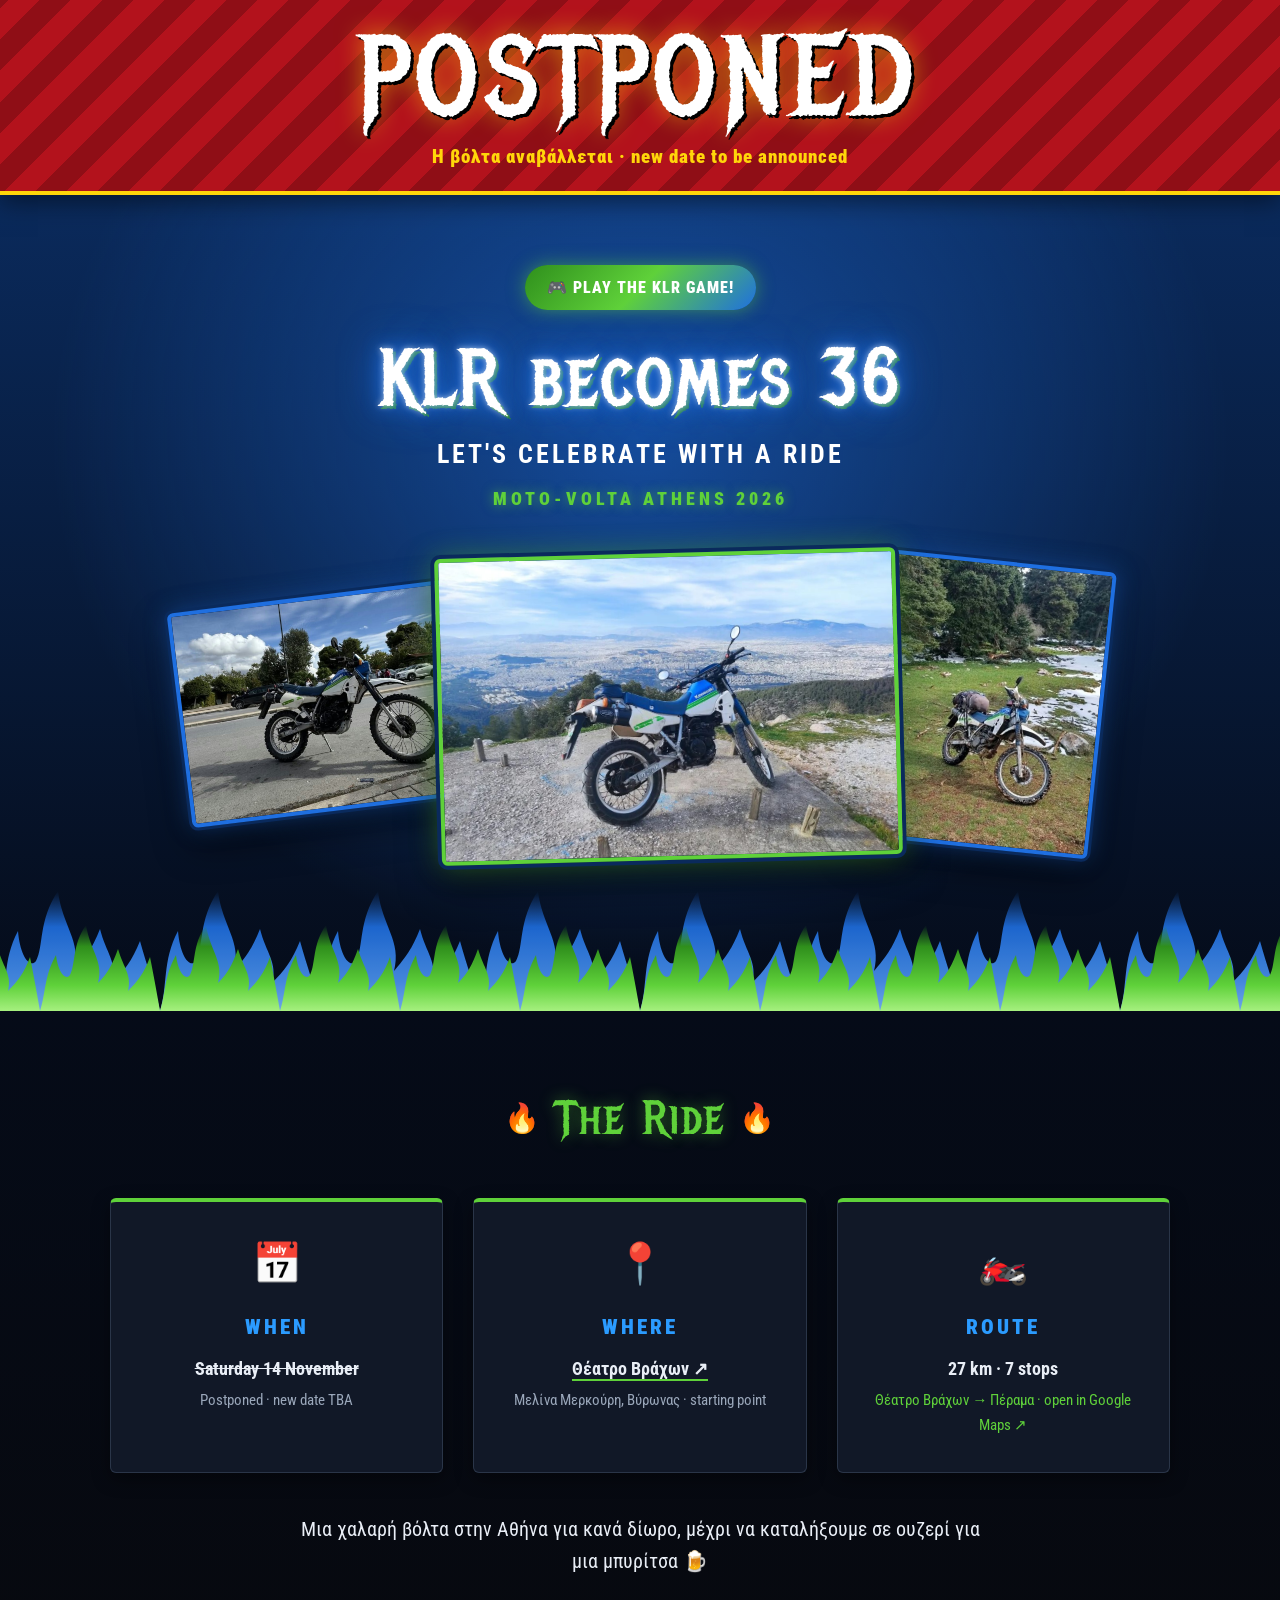
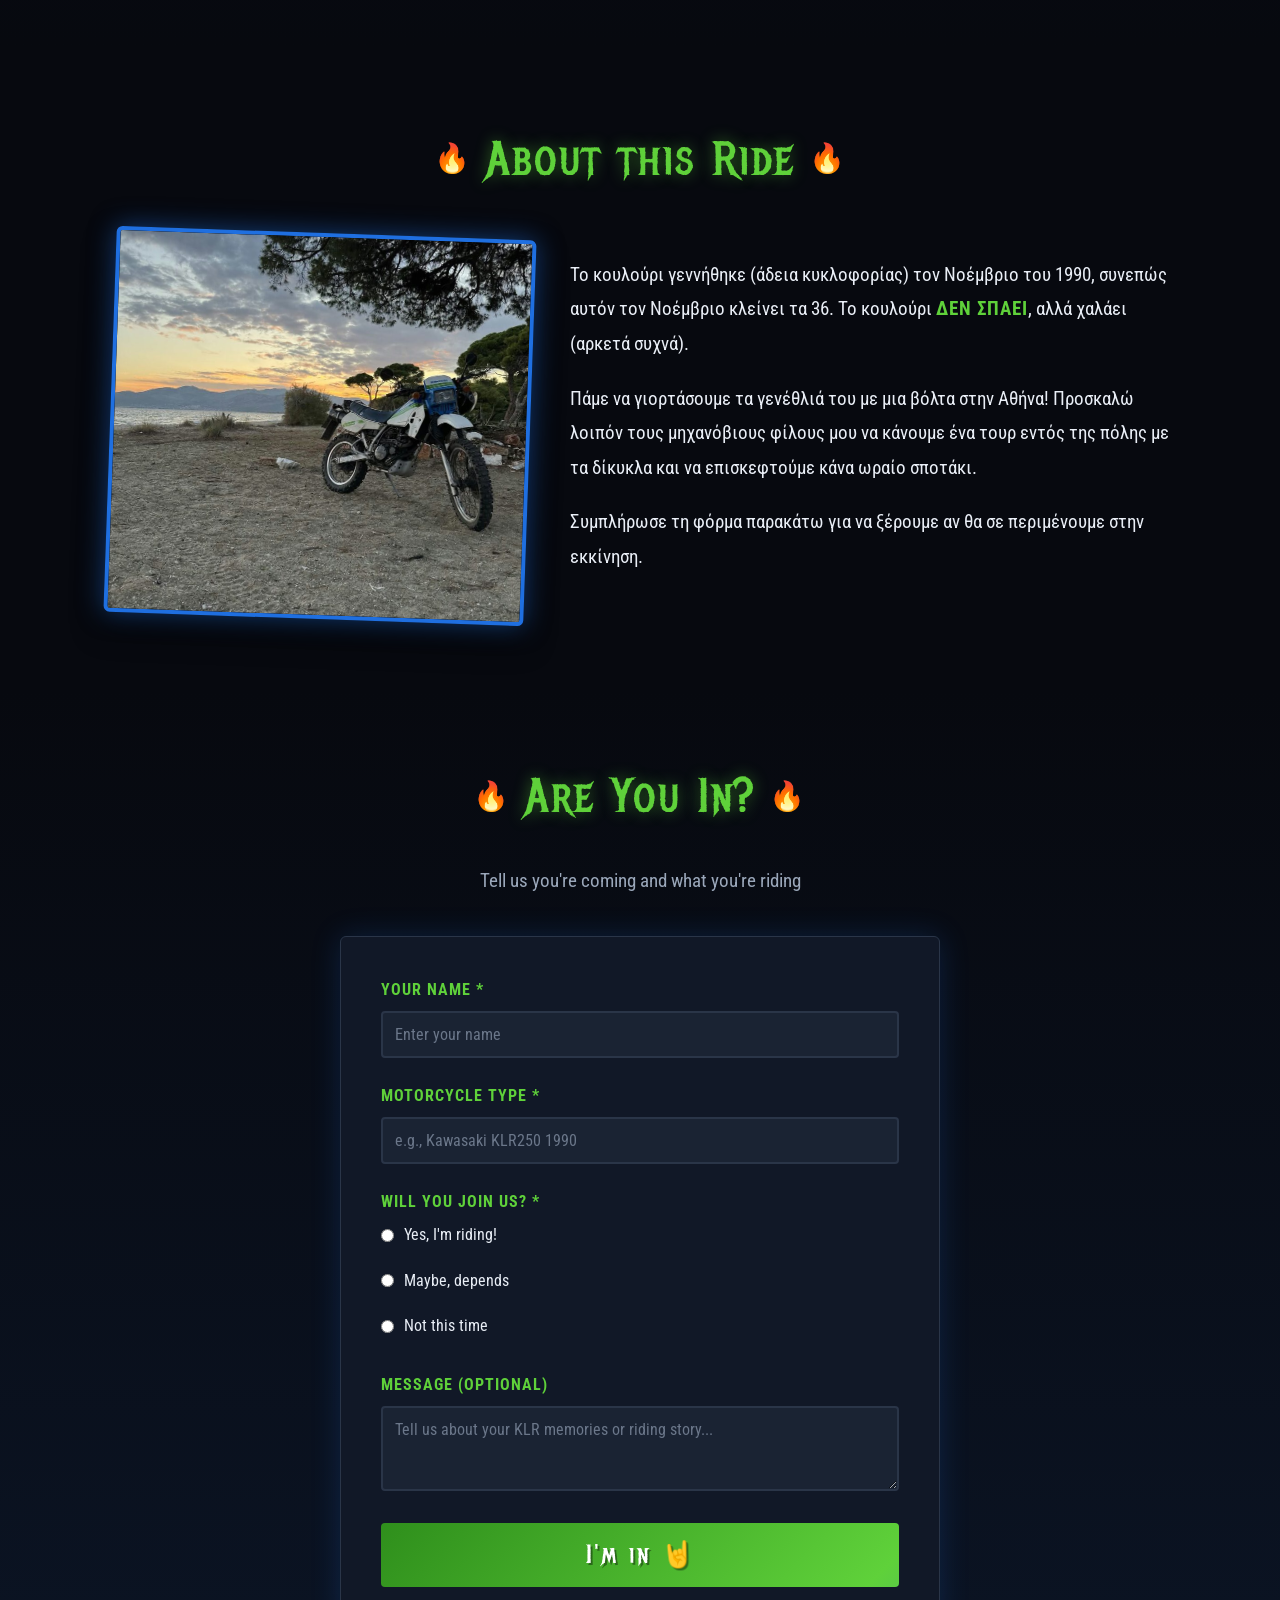
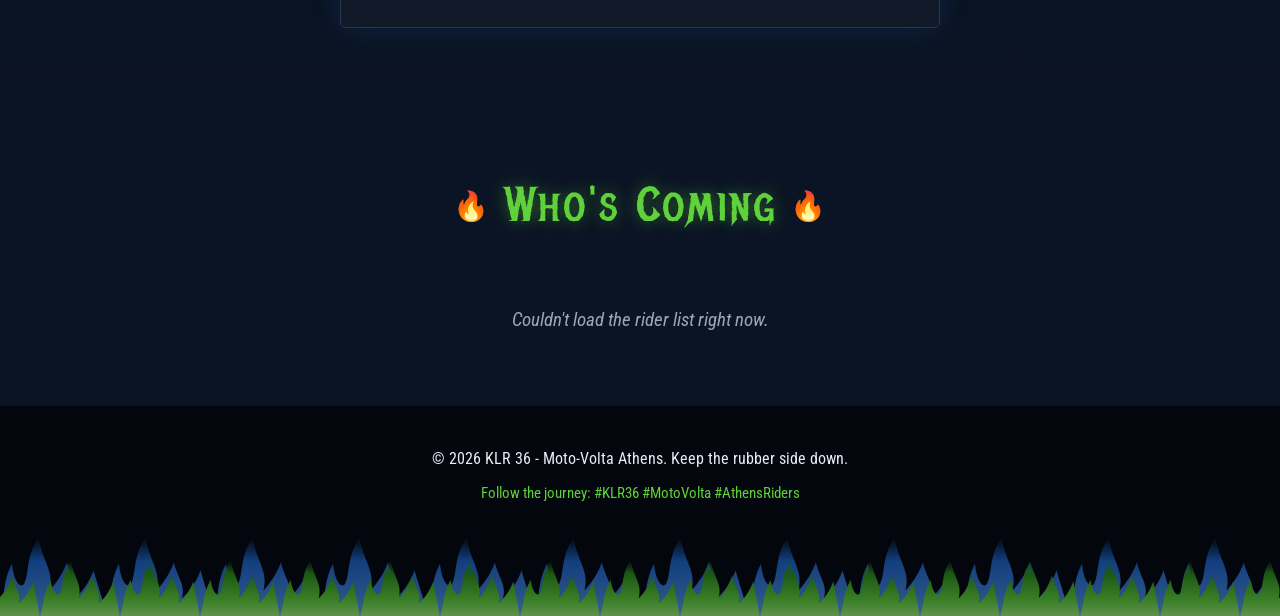
<file: index.html>
<!DOCTYPE html>
<html lang="en">
<head>
    <meta charset="UTF-8">
    <meta name="viewport" content="width=device-width, initial-scale=1.0">
    <title>KLR becomes 36 - Moto-Volta Athens 2026</title>
    <link rel="preconnect" href="https://fonts.googleapis.com">
    <link rel="preconnect" href="https://fonts.gstatic.com" crossorigin>
    <link href="https://fonts.googleapis.com/css2?family=Metal+Mania&family=Roboto+Condensed:wght@400;700;900&display=swap" rel="stylesheet">
    <link rel="stylesheet" href="style.css?v=20261113">
</head>
<body>
    <div class="stars"></div>

    <div class="postponed-banner" role="alert">
        <p class="postponed-title">POSTPONED</p>
        <p class="postponed-sub" lang="el">Η βόλτα αναβάλλεται · new date to be announced</p>
    </div>

    <header class="hero">
        <div class="hero-content">
            <a class="btn-game" href="game.html">🎮 Play the KLR Game!</a>
            <h1 class="title">KLR becomes 36</h1>
            <p class="subtitle">Let's Celebrate with a ride</p>
            <p class="tagline">Moto-Volta Athens 2026</p>
            <div class="hero-collage">
                <img class="collage-photo collage-left" src="images/hero.jpg" alt="Blue and white Kawasaki KLR parked on a sunny street in Athens">
                <img class="collage-photo collage-main" src="images/athens-view.jpg" alt="The KLR on a lookout above Athens, the whole city spread out below">
                <img class="collage-photo collage-right" src="images/forest.jpg" alt="The KLR loaded with luggage in a mountain forest clearing with patches of snow">
            </div>
        </div>
        <div class="flames" aria-hidden="true"></div>
    </header>

    <main>
        <section class="event-details">
            <div class="container">
                <h2>The Ride</h2>
                <div class="details-grid">
                    <div class="detail-card">
                        <div class="detail-icon">📅</div>
                        <h3>When</h3>
                        <p><s>Saturday 14 November</s></p>
                        <p class="small postponed-note">Postponed · new date TBA</p>
                    </div>
                    <div class="detail-card">
                        <div class="detail-icon">📍</div>
                        <h3>Where</h3>
                        <p><a class="place-link" href="https://www.google.com/maps?cid=12230399823295669858" target="_blank" rel="noopener">Θέατρο Βράχων ↗</a></p>
                        <p class="small">Μελίνα Μερκούρη, Βύρωνας · starting point</p>
                    </div>
                    <a class="detail-card detail-card-link" href="https://www.google.com/maps/dir/%CE%98%CE%AD%CE%B1%CF%84%CF%81%CE%BF+%CE%92%CF%81%CE%AC%CF%87%CF%89%CE%BD+%CE%9C%CE%B5%CE%BB%CE%AF%CE%BD%CE%B1+%CE%9C%CE%B5%CF%81%CE%BA%CE%BF%CF%8D%CF%81%CE%B7,+%CE%A3%CF%84%CE%B5%CF%86%CE%AC%CE%BD%CE%BF%CF%85,+%CE%A5%CE%BC%CE%B7%CF%84%CF%84%CF%8C%CF%82+162+32/%CE%A0%CE%BB%CE%B1%CF%84%CE%B5%CE%AF%CE%B1+%CE%9D%CE%B5%CF%81%CE%BF%CF%8D,+%CE%9B%CE%B5%CF%89%CF%86.+%CE%A0%CE%BF%CF%83%CE%B5%CE%B9%CE%B4%CF%8E%CE%BD%CE%BF%CF%82,+%CE%9A%CE%B1%CE%BB%CE%BB%CE%B9%CE%B8%CE%AD%CE%B1+176+74/%CE%9C%CE%B9%CE%BA%CF%81%CE%BF%CE%BB%CE%AF%CE%BC%CE%B1%CE%BD%CE%BF,+%CE%91%CE%BA%CF%84%CE%AE+%CE%94%CE%B7%CE%BB%CE%B1%CE%B2%CE%AD%CF%81%CE%B7,+%CE%A0%CE%B5%CE%B9%CF%81%CE%B1%CE%B9%CE%AC%CF%82+185+33/%CE%92%CE%B5%CE%AC%CE%BA%CE%B5%CE%B9%CE%BF+%CE%94%CE%B7%CE%BC%CE%BF%CF%84%CE%B9%CE%BA%CF%8C+%CE%98%CE%AD%CE%B1%CF%84%CF%81%CE%BF,+%CE%97%CF%81%CE%B1%CE%BA%CE%BB%CE%B5%CE%AF%CE%BF%CF%85+13,+%CE%A0%CE%B5%CE%B9%CF%81%CE%B1%CE%B9%CE%AC%CF%82+185+33/%CE%9B%CE%B9%CF%80%CE%AC%CF%83%CE%BC%CE%B1%CF%84%CE%B1,+%CE%94%CF%81%CE%B1%CF%80%CE%B5%CF%84%CF%83%CF%8E%CE%BD%CE%B1+186+48/Terra+Verde+%CE%A0%CE%AD%CF%81%CE%B1%CE%BC%CE%B1,+%CE%A0%CF%81%CE%BF%CE%B2%CE%BB%CE%AE%CF%84%CE%B1+%CE%95,+%CE%A0%CE%AD%CF%81%CE%B1%CE%BC%CE%B1+188+63/%CE%9F%CF%85%CE%B6%CE%B5%CF%81%CE%AF+%CE%9B%CE%B1%CE%B3%CE%BF%CF%85%CE%B4%CE%AD%CF%81%CE%B1,+%CE%9B%CE%B5%CF%89%CF%86.+%CE%94%CE%B7%CE%BC%CE%BF%CE%BA%CF%81%CE%B1%CF%84%CE%AF%CE%B1%CF%82+33,+%CE%A0%CE%AD%CF%81%CE%B1%CE%BC%CE%B1+188+63/@37.9503706,23.6149319,13832m/data=!3m2!1e3!4b1!4m44!4m43!1m5!1m1!1s0x14a1bd7eda473f7b:0xa9bb1bd70089e662!2m2!1d23.7587972!2d37.9499028!1m5!1m1!1s0x14a1bc167f898049:0x85d244a97b73149f!2m2!1d23.6886129!2d37.9365175!1m5!1m1!1s0x14a1bb53d267cd09:0x10fa20de3491147e!2m2!1d23.6595408!2d37.9383585!1m5!1m1!1s0x14a1bbfaabb4ecf7:0x93c93081dc95804e!2m2!1d23.6564088!2d37.9386792!1m5!1m1!1s0x14a1bbce0126ca4f:0x2d26ba2d32dcd253!2m2!1d23.6266187!2d37.9454464!1m5!1m1!1s0x14a1b187bc96d589:0x2a25c45e3a2d8b10!2m2!1d23.5524961!2d37.9646372!1m5!1m1!1s0x14a1b0bb7ba08fa3:0xd2577f891a10a6d5!2m2!1d23.5587527!2d37.9642737!3e0?entry=ttu" target="_blank" rel="noopener">
                        <div class="detail-icon">🏍️</div>
                        <h3>Route</h3>
                        <p>27 km · 7 stops</p>
                        <p class="small">Θέατρο Βράχων → Πέραμα · open in Google Maps ↗</p>
                    </a>
                </div>
                <p class="ride-note" lang="el">Μια χαλαρή βόλτα στην Αθήνα για κανά δίωρο, μέχρι να καταλήξουμε σε ουζερί για μια μπυρίτσα 🍺</p>
            </div>
        </section>

        <section class="about">
            <div class="container">
                <h2>About this Ride</h2>
                <div class="about-grid">
                    <img class="about-photo" src="images/sunset.jpg" alt="Blue and white Kawasaki KLR parked under a pine tree by the sea at sunset" loading="lazy">
                    <div class="about-text" lang="el">
                        <p>Το κουλούρι γεννήθηκε (άδεια κυκλοφορίας) τον Νοέμβριο του 1990, συνεπώς αυτόν τον Νοέμβριο κλείνει τα 36. Το κουλούρι <strong>ΔΕΝ ΣΠΑΕΙ</strong>, αλλά χαλάει (αρκετά συχνά).</p>
                        <p>Πάμε να γιορτάσουμε τα γενέθλιά του με μια βόλτα στην Αθήνα! Προσκαλώ λοιπόν τους μηχανόβιους φίλους μου να κάνουμε ένα τουρ εντός της πόλης με τα δίκυκλα και να επισκεφτούμε κάνα ωραίο σποτάκι.</p>
                        <p>Συμπλήρωσε τη φόρμα παρακάτω για να ξέρουμε αν θα σε περιμένουμε στην εκκίνηση.</p>
                    </div>
                </div>
            </div>
        </section>

        <section class="rsvp-section">
            <div class="container">
                <h2>Are You In?</h2>
                <p class="section-subtitle">Tell us you're coming and what you're riding</p>

                <form id="rsvpForm" class="rsvp-form">
                    <div class="form-group">
                        <label for="name">Your Name *</label>
                        <input
                            type="text"
                            id="name"
                            name="name"
                            required
                            placeholder="Enter your name"
                        >
                    </div>

                    <div class="form-group">
                        <label for="motorcycle">Motorcycle Type *</label>
                        <input
                            type="text"
                            id="motorcycle"
                            name="motorcycle"
                            required
                            placeholder="e.g., Kawasaki KLR250 1990"
                        >
                    </div>

                    <div class="form-group">
                        <label for="attendance">Will You Join Us? *</label>
                        <div class="radio-group">
                            <label class="radio-label">
                                <input type="radio" name="attendance" value="yes" required> Yes, I'm riding!
                            </label>
                            <label class="radio-label">
                                <input type="radio" name="attendance" value="maybe"> Maybe, depends
                            </label>
                            <label class="radio-label">
                                <input type="radio" name="attendance" value="no"> Not this time
                            </label>
                        </div>
                    </div>

                    <div class="form-group">
                        <label for="message">Message (optional)</label>
                        <textarea
                            id="message"
                            name="message"
                            rows="3"
                            placeholder="Tell us about your KLR memories or riding story..."
                        ></textarea>
                    </div>

                    <button type="submit" class="btn-submit">I'm in 🤘</button>
                    <p id="rsvpError" class="form-error" role="alert" hidden>Couldn't save your RSVP. Check your connection and try again.</p>
                </form>

                <div id="successMessage" class="success-message" style="display: none;">
                    <p>🎉 Thanks for your RSVP! See you on the road!</p>
                </div>
            </div>
        </section>

        <section class="riders">
            <div class="container">
                <h2>Who's Coming</h2>
                <div id="ridersList" class="riders-list">
                    <!-- Riders will be listed here -->
                </div>
                <p class="riders-count" id="ridersCount">Be the first to RSVP!</p>
            </div>
        </section>

        <footer>
            <div class="flames flames-footer" aria-hidden="true"></div>
            <p>&copy; 2026 KLR 36 - Moto-Volta Athens. Keep the rubber side down.</p>
            <p class="social">Follow the journey: #KLR36 #MotoVolta #AthensRiders</p>
        </footer>
    </main>

    <script src="script.js?v=20261113"></script>
</body>
</html>
</file>
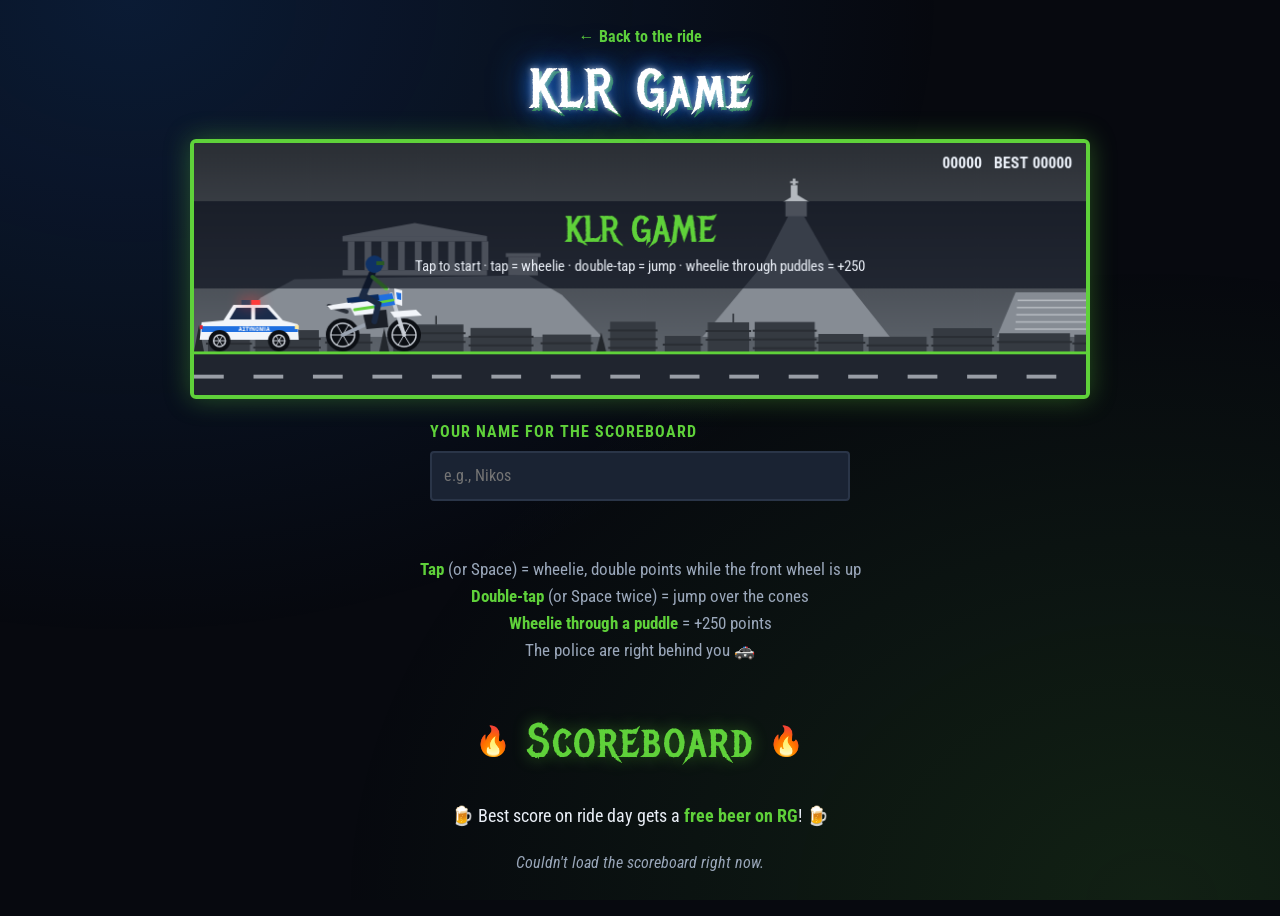
<file: game.html>
<!DOCTYPE html>
<html lang="en">
<head>
    <meta charset="UTF-8">
    <meta name="viewport" content="width=device-width, initial-scale=1.0">
    <title>KLR Game - KLR becomes 36</title>
    <link rel="preconnect" href="https://fonts.googleapis.com">
    <link rel="preconnect" href="https://fonts.gstatic.com" crossorigin>
    <link href="https://fonts.googleapis.com/css2?family=Metal+Mania&family=Roboto+Condensed:wght@400;700;900&display=swap" rel="stylesheet">
    <link rel="stylesheet" href="style.css?v=20261026f">
</head>
<body class="game-page">
    <div class="stars"></div>

    <main class="container game-wrap">
        <a class="back-link" href="index.html">← Back to the ride</a>
        <h1 class="title game-title">KLR Game</h1>
        <canvas id="game" class="game-canvas" aria-label="KLR game: tap for a wheelie, double-tap to jump over the traffic cones"></canvas>
        <div class="score-entry">
            <label for="playerName">Your name for the scoreboard</label>
            <div class="score-entry-row">
                <input type="text" id="playerName" maxlength="20" placeholder="e.g., Nikos" autocomplete="nickname">
                <button type="button" id="saveScore" class="btn-save-score" hidden>Save score</button>
            </div>
            <p id="scoreStatus" class="score-status" role="status"></p>
        </div>

        <div class="game-help">
            <p><strong>Tap</strong> (or Space) = wheelie, double points while the front wheel is up</p>
            <p><strong>Double-tap</strong> (or Space twice) = jump over the cones</p>
            <p><strong>Wheelie through a puddle</strong> = +250 points</p>
            <p>The police are right behind you 🚓</p>
        </div>

        <section class="scoreboard">
            <h2>Scoreboard</h2>
            <p class="beer-prize">🍺 Best score on ride day gets a <strong>free beer on RG</strong>! 🍺</p>
            <ol id="scoreList" class="score-list"></ol>
            <p id="scoreEmpty" class="score-empty">Loading scores…</p>
        </section>
    </main>

    <script src="game.js?v=20261026f"></script>
    <script src="scoreboard.js?v=20261026f"></script>
</body>
</html>
</file>
<file: style.css>
/* Color Palette: KLR tank blue + Kawasaki green on a dark stage */
:root {
    --blue: #1f6fe0;
    --blue-dark: #0a2a5c;
    --green: #5fd13a;
    --green-dark: #2f8f1c;
    --bg: #07090f;
    --surface: #111827;
    --surface-2: #1a2333;
    --text: #e9eef6;
    --muted: #9aa7ba;
    --border: #2a3548;
    --success: #2ecc71;
    --font-rock: 'Metal Mania', 'Impact', fantasy;
    --font-body: 'Roboto Condensed', 'Segoe UI', Tahoma, Geneva, Verdana, sans-serif;
}

* {
    margin: 0;
    padding: 0;
    box-sizing: border-box;
}

html, body {
    font-family: var(--font-body);
    line-height: 1.6;
    color: var(--text);
    background: var(--bg);
}

/* Background glow */
.stars {
    position: fixed;
    top: 0;
    left: 0;
    width: 100%;
    height: 100%;
    background:
        radial-gradient(ellipse at 10% 0%, rgba(31, 111, 224, 0.18) 0%, transparent 50%),
        radial-gradient(ellipse at 90% 100%, rgba(95, 209, 58, 0.12) 0%, transparent 50%);
    pointer-events: none;
    z-index: -1;
}

/* Header Hero */
.hero {
    background:
        radial-gradient(ellipse at 50% 30%, rgba(31, 111, 224, 0.55) 0%, transparent 65%),
        linear-gradient(180deg, var(--blue-dark) 0%, #050b18 100%);
    color: white;
    text-align: center;
    padding: 70px 20px 150px;
    position: relative;
    overflow: hidden;
}

.hero-content {
    position: relative;
    z-index: 2;
}

.title {
    font-family: var(--font-rock);
    font-size: 5rem;
    font-weight: 400;
    line-height: 1.1;
    margin-bottom: 10px;
    letter-spacing: 3px;
    color: #fff;
    text-shadow:
        0 0 6px rgba(255, 255, 255, 0.6),
        0 0 18px var(--blue),
        0 0 40px var(--blue),
        3px 3px 0 var(--green-dark);
}

.subtitle {
    font-size: 1.6rem;
    margin-bottom: 10px;
    font-weight: 700;
    letter-spacing: 3px;
    text-transform: uppercase;
}

.tagline {
    font-size: 1.1rem;
    color: var(--green);
    font-weight: 900;
    letter-spacing: 4px;
    text-transform: uppercase;
    text-shadow: 0 0 12px rgba(95, 209, 58, 0.6);
}

/* Header collage: three tilted prints, the Athens view on top in the middle */
.hero-collage {
    display: flex;
    justify-content: center;
    align-items: center;
    max-width: 980px;
    margin: 40px auto 0;
}

.collage-photo {
    display: block;
    min-width: 0;
    object-fit: cover;
    border: 4px solid var(--blue);
    border-radius: 6px;
    box-shadow:
        0 0 0 3px var(--blue-dark),
        0 0 24px rgba(31, 111, 224, 0.45),
        0 16px 36px rgba(0, 0, 0, 0.6);
    transition: transform 0.3s ease;
}

.collage-left {
    width: 30%;
    aspect-ratio: 4 / 3;
    transform: rotate(-7deg) translateX(10%);
    z-index: 1;
}

.collage-main {
    width: 48%;
    aspect-ratio: 3 / 2;
    border-color: var(--green);
    box-shadow:
        0 0 0 4px var(--blue-dark),
        0 0 30px rgba(95, 209, 58, 0.45),
        0 18px 40px rgba(0, 0, 0, 0.6);
    transform: rotate(-1.5deg);
    z-index: 2;
}

.collage-right {
    width: 24%;
    aspect-ratio: 4 / 5;
    transform: rotate(6deg) translateX(-12%);
    z-index: 1;
}

.collage-photo:hover {
    z-index: 3;
}

/* Flames: two layers of tiled flame tongues, blue behind and green in front */
.flames {
    position: absolute;
    left: 0;
    right: 0;
    bottom: 0;
    height: 120px;
    pointer-events: none;
    z-index: 1;
}

.flames::before,
.flames::after {
    content: '';
    position: absolute;
    inset: 0;
    background-repeat: repeat-x;
    background-position: 0 calc(100% + 4px);
    transform-origin: bottom;
}

.flames::before {
    background-image: url("data:image/svg+xml,%3Csvg xmlns='http://www.w3.org/2000/svg' width='160' height='124' viewBox='0 0 160 124'%3E%3Cdefs%3E%3ClinearGradient id='g' x1='0' y1='1' x2='0' y2='0'%3E%3Cstop offset='0' stop-color='%2379b8ff'/%3E%3Cstop offset='0.25' stop-color='%234b93f0'/%3E%3Cstop offset='0.7' stop-color='%231f6fe0'/%3E%3Cstop offset='1' stop-color='%231f6fe0' stop-opacity='0'/%3E%3C/linearGradient%3E%3C/defs%3E%3Cpath fill='url(%23g)' d='M0 120 C8 95 2 70 18 40 C20 65 30 78 36 70 C44 55 38 30 58 0 C62 35 82 50 74 80 C86 66 92 58 100 38 C106 62 118 72 112 92 C124 80 132 70 140 50 C146 72 156 100 160 120 Z'/%3E%3C/svg%3E");
    background-size: 160px 124px;
    opacity: 0.9;
    animation: flicker 1.6s ease-in-out infinite alternate;
}

.flames::after {
    background-image: url("data:image/svg+xml,%3Csvg xmlns='http://www.w3.org/2000/svg' width='120' height='94' viewBox='0 0 120 94'%3E%3Cdefs%3E%3ClinearGradient id='g' x1='0' y1='1' x2='0' y2='0'%3E%3Cstop offset='0' stop-color='%23a6f07f'/%3E%3Cstop offset='0.3' stop-color='%235fd13a'/%3E%3Cstop offset='0.75' stop-color='%232f8f1c'/%3E%3Cstop offset='1' stop-color='%232f8f1c' stop-opacity='0'/%3E%3C/linearGradient%3E%3C/defs%3E%3Cpath fill='url(%23g)' d='M0 90 C6 72 4 55 16 34 C18 52 26 60 30 54 C36 42 32 24 46 4 C50 30 64 40 58 62 C68 52 72 44 78 28 C84 48 92 54 88 70 C98 60 104 52 110 36 C114 56 118 78 120 90 Z'/%3E%3C/svg%3E");
    background-size: 120px 94px;
    background-position: 40px calc(100% + 4px);
    animation: flicker 1.1s ease-in-out infinite alternate-reverse;
}

@keyframes flicker {
    0%   { transform: scaleY(1); }
    35%  { transform: scaleY(1.12); }
    70%  { transform: scaleY(0.92); }
    100% { transform: scaleY(1.06); }
}

/* Container */
.container {
    max-width: 1100px;
    margin: 0 auto;
    padding: 0 20px;
}

/* Sections */
section {
    padding: 70px 0;
}

h2 {
    font-family: var(--font-rock);
    font-weight: 400;
    font-size: 3rem;
    letter-spacing: 2px;
    margin-bottom: 30px;
    color: var(--green);
    text-align: center;
    text-shadow: 0 0 16px rgba(95, 209, 58, 0.45);
}

h2::before,
h2::after {
    content: '🔥';
    font-size: 0.6em;
    vertical-align: middle;
    margin: 0 14px;
    text-shadow: none;
}

/* Event Details */
.event-details {
    background: linear-gradient(180deg, #050b18 0%, var(--bg) 100%);
}

.details-grid {
    display: grid;
    grid-template-columns: repeat(auto-fit, minmax(260px, 1fr));
    gap: 30px;
    margin-top: 40px;
}

.detail-card {
    background: var(--surface);
    padding: 30px;
    border-radius: 6px;
    text-align: center;
    border: 1px solid var(--border);
    border-top: 4px solid var(--green);
    box-shadow: 0 6px 18px rgba(0, 0, 0, 0.4);
    transition: transform 0.3s ease, box-shadow 0.3s ease;
}

.detail-card:hover {
    transform: translateY(-5px) rotate(-0.5deg);
    box-shadow: 0 0 24px rgba(31, 111, 224, 0.5);
}

.detail-icon {
    font-size: 2.5rem;
    margin-bottom: 15px;
}

.detail-card h3 {
    color: var(--blue);
    margin-bottom: 10px;
    font-size: 1.3rem;
    font-weight: 900;
    letter-spacing: 3px;
    text-transform: uppercase;
    filter: brightness(1.4);
}

.detail-card p {
    margin: 5px 0;
    font-size: 1.15rem;
    font-weight: 700;
}

.detail-card .small {
    color: var(--muted);
    font-size: 0.95rem;
    font-weight: 400;
}

.ride-note {
    max-width: 700px;
    margin: 40px auto 0;
    text-align: center;
    font-size: 1.25rem;
    color: var(--text);
}

/* About Section */
.about {
    line-height: 1.8;
}

.about-grid {
    display: grid;
    grid-template-columns: minmax(0, 420px) minmax(0, 1fr);
    gap: 40px;
    align-items: center;
}

.about-photo {
    display: block;
    width: 100%;
    border: 4px solid var(--blue);
    border-radius: 6px;
    transform: rotate(2deg);
    box-shadow:
        0 0 26px rgba(31, 111, 224, 0.5),
        0 14px 30px rgba(0, 0, 0, 0.6);
}

.about-text p {
    font-size: 1.2rem;
    margin-bottom: 20px;
    color: var(--text);
}

.about-text strong {
    color: var(--green);
    letter-spacing: 1px;
}

/* RSVP Section */
.rsvp-section {
    background: linear-gradient(180deg, var(--bg) 0%, #0b1424 100%);
}

.section-subtitle {
    text-align: center;
    font-size: 1.2rem;
    color: var(--muted);
    margin-bottom: 40px;
}

.rsvp-form {
    max-width: 600px;
    margin: 0 auto;
    background: var(--surface);
    padding: 40px;
    border-radius: 6px;
    border: 1px solid var(--border);
    box-shadow: 0 0 30px rgba(31, 111, 224, 0.2);
}

.form-group {
    margin-bottom: 25px;
}

.form-group label {
    display: block;
    margin-bottom: 8px;
    font-weight: 700;
    color: var(--green);
    font-size: 1rem;
    letter-spacing: 1px;
    text-transform: uppercase;
}

.form-group input,
.form-group select,
.form-group textarea {
    width: 100%;
    padding: 12px;
    background: var(--surface-2);
    color: var(--text);
    border: 2px solid var(--border);
    border-radius: 4px;
    font-size: 1rem;
    font-family: inherit;
    transition: border-color 0.3s ease, box-shadow 0.3s ease;
}

.form-group input::placeholder,
.form-group textarea::placeholder {
    color: #6b778a;
}

.form-group input:focus,
.form-group select:focus,
.form-group textarea:focus {
    outline: none;
    border-color: var(--blue);
    box-shadow: 0 0 0 3px rgba(31, 111, 224, 0.3);
}

.radio-group {
    display: flex;
    flex-direction: column;
    gap: 12px;
}

.form-group .radio-label {
    display: flex;
    align-items: center;
    cursor: pointer;
    font-weight: 400;
    color: var(--text);
    text-transform: none;
    letter-spacing: 0;
    gap: 10px;
}

.radio-label input[type="radio"] {
    width: auto;
    margin: 0;
    cursor: pointer;
    accent-color: var(--green);
}

.btn-submit {
    width: 100%;
    padding: 16px;
    background: linear-gradient(135deg, var(--green-dark) 0%, var(--green) 50%, var(--blue) 100%);
    background-size: 200% 100%;
    color: #fff;
    border: none;
    border-radius: 4px;
    font-family: var(--font-rock);
    font-size: 1.6rem;
    letter-spacing: 2px;
    cursor: pointer;
    text-shadow: 2px 2px 0 rgba(0, 0, 0, 0.4);
    transition: transform 0.2s ease, box-shadow 0.2s ease, background-position 0.4s ease;
}

.btn-submit:hover {
    transform: translateY(-2px);
    background-position: 100% 0;
    box-shadow: 0 0 24px rgba(95, 209, 58, 0.6);
}

.btn-submit:active {
    transform: translateY(0);
}

.btn-submit:disabled {
    opacity: 0.6;
    cursor: wait;
    transform: none;
}

.form-error {
    margin-top: 15px;
    color: #ff6b6b;
    text-align: center;
    font-weight: 700;
}

.success-message {
    background: linear-gradient(135deg, var(--green-dark) 0%, var(--blue) 100%);
    color: white;
    padding: 20px;
    border-radius: 4px;
    text-align: center;
    font-weight: 700;
    margin-top: 20px;
    animation: slideIn 0.3s ease;
}

@keyframes slideIn {
    from {
        opacity: 0;
        transform: translateY(-10px);
    }
    to {
        opacity: 1;
        transform: translateY(0);
    }
}

/* Riders Section */
.riders {
    background: #0b1424;
}

.riders-list {
    display: grid;
    grid-template-columns: repeat(auto-fill, minmax(250px, 1fr));
    gap: 20px;
    margin-bottom: 30px;
}

.rider-card {
    background: var(--surface);
    padding: 20px;
    border-radius: 6px;
    border: 1px solid var(--border);
    border-left: 4px solid var(--green);
}

.rider-name {
    font-weight: 900;
    color: var(--text);
    margin-bottom: 5px;
    font-size: 1.1rem;
}

.rider-bike {
    font-size: 0.95rem;
    color: var(--muted);
    margin-bottom: 8px;
}

.rider-status {
    display: inline-block;
    padding: 4px 10px;
    background: var(--green);
    color: #06210a;
    border-radius: 20px;
    font-size: 0.8rem;
    font-weight: 900;
    text-transform: uppercase;
}

.riders-count {
    text-align: center;
    font-size: 1.2rem;
    color: var(--muted);
    font-style: italic;
}

/* Footer */
footer {
    position: relative;
    background: #03060c;
    color: var(--text);
    text-align: center;
    padding: 30px 20px 100px;
    overflow: hidden;
}

footer p {
    position: relative;
    z-index: 2;
    margin: 10px 0;
}

.flames-footer {
    height: 80px;
    opacity: 0.6;
}

.flames-footer::before {
    background-size: 107px 83px;
}

.flames-footer::after {
    background-size: 80px 63px;
}

.social {
    font-size: 0.95rem;
    color: var(--green);
}

/* Responsive Design */
@media (max-width: 768px) {
    .title {
        font-size: 3.2rem;
    }

    .subtitle {
        font-size: 1.2rem;
    }

    h2 {
        font-size: 2.2rem;
    }

    h2::before,
    h2::after {
        margin: 0 8px;
    }

    section {
        padding: 50px 0;
    }

    .rsvp-form {
        padding: 25px;
    }

    .details-grid {
        grid-template-columns: 1fr;
        gap: 20px;
    }

    .about-grid {
        grid-template-columns: 1fr;
        gap: 30px;
    }

    .about-photo {
        max-width: 340px;
        margin: 0 auto;
    }

    .riders-list {
        grid-template-columns: repeat(auto-fill, minmax(200px, 1fr));
    }

    .hero {
        padding: 50px 16px 110px;
    }

    .hero-collage {
        display: grid;
        grid-template-columns: 1fr 1fr;
        gap: 18px 14px;
        max-width: 480px;
    }

    .collage-main {
        grid-column: 1 / -1;
        order: -1;
        width: 100%;
    }

    .collage-left,
    .collage-right {
        width: 100%;
        aspect-ratio: 1;
    }

    .collage-left {
        transform: rotate(-4deg);
    }

    .collage-right {
        transform: rotate(4deg);
    }

    .flames {
        height: 80px;
    }
}

@media (max-width: 480px) {
    .title {
        font-size: 2.6rem;
    }

    .container {
        padding: 0 16px;
    }

    .rsvp-form {
        padding: 20px;
    }

    .radio-group {
        gap: 8px;
    }
}

@media (prefers-reduced-motion: reduce) {
    .flames::before,
    .flames::after {
        animation: none;
    }
}

/* Clickable route card and place links */
.detail-card-link {
    display: block;
    color: inherit;
    text-decoration: none;
}

.detail-card-link .small {
    color: var(--green);
}

.place-link {
    color: var(--text);
    text-decoration: none;
    border-bottom: 2px solid var(--green);
}

.place-link:hover {
    color: var(--green);
}

/* Game button in the header */
.btn-game {
    display: inline-block;
    margin-bottom: 26px;
    padding: 10px 22px;
    color: #fff;
    text-decoration: none;
    font-weight: 900;
    letter-spacing: 1px;
    text-transform: uppercase;
    background: linear-gradient(135deg, var(--green-dark) 0%, var(--green) 50%, var(--blue) 100%);
    border-radius: 999px;
    box-shadow: 0 0 18px rgba(95, 209, 58, 0.5);
    transition: transform 0.2s ease, box-shadow 0.2s ease;
}

.btn-game:hover {
    transform: translateY(-2px) scale(1.03);
    box-shadow: 0 0 28px rgba(95, 209, 58, 0.8);
}

/* Game page */
.game-wrap {
    padding-top: 24px;
    padding-bottom: 40px;
    text-align: center;
}

.back-link {
    display: inline-block;
    margin-bottom: 10px;
    color: var(--green);
    text-decoration: none;
    font-weight: 700;
}

.game-title {
    font-size: 3.4rem;
}

.game-canvas {
    display: block;
    width: 100%;
    max-width: 900px;
    aspect-ratio: 900 / 260;
    min-height: 220px;
    margin: 20px auto;
    border: 4px solid var(--green);
    border-radius: 6px;
    box-shadow: 0 0 26px rgba(95, 209, 58, 0.35);
    touch-action: manipulation;
    user-select: none;
    -webkit-user-select: none;
    -webkit-tap-highlight-color: transparent;
    cursor: pointer;
}

@media (max-width: 600px) {
    .game-canvas {
        aspect-ratio: 560 / 260;
        min-height: 0;
    }
}

.game-help {
    color: var(--muted);
    font-size: 1.05rem;
}

.game-help strong {
    color: var(--green);
}


/* Let the fixed background glow show behind the whole (short) game page */
body.game-page {
    background: transparent;
}

/* Game: name entry and scoreboard */
.score-entry {
    max-width: 420px;
    margin: 0 auto 24px;
    text-align: left;
}

.score-entry label {
    display: block;
    margin-bottom: 6px;
    color: var(--green);
    font-weight: 700;
    letter-spacing: 1px;
    text-transform: uppercase;
}

.score-entry-row {
    display: flex;
    gap: 10px;
}

.score-entry input {
    flex: 1;
    min-width: 0;
    padding: 10px 12px;
    background: var(--surface-2);
    color: var(--text);
    border: 2px solid var(--border);
    border-radius: 4px;
    font: inherit;
    font-size: 1rem;
}

.score-entry input:focus {
    outline: none;
    border-color: var(--blue);
}

.btn-save-score {
    padding: 10px 16px;
    background: var(--green);
    color: #06210a;
    border: none;
    border-radius: 4px;
    font: inherit;
    font-weight: 900;
    cursor: pointer;
}

.score-status {
    min-height: 1.6em;
    margin-top: 6px;
    color: var(--muted);
}

.score-status.ok {
    color: var(--green);
}

.scoreboard {
    max-width: 520px;
    margin: 0 auto;
    padding: 40px 0 0;
}

.beer-prize {
    margin: -10px 0 20px;
    font-size: 1.15rem;
}

.beer-prize strong {
    color: var(--green);
}

.score-list {
    list-style: none;
    text-align: left;
}

.score-list li {
    display: flex;
    align-items: center;
    gap: 12px;
    margin-bottom: 8px;
    padding: 10px 14px;
    background: var(--surface);
    border: 1px solid var(--border);
    border-left: 4px solid var(--blue);
    border-radius: 4px;
}

.score-list li.leader {
    border-left-color: var(--green);
    box-shadow: 0 0 18px rgba(95, 209, 58, 0.35);
}

.score-list li.me .who {
    color: var(--green);
}

.score-list .rank {
    width: 26px;
    height: 26px;
    line-height: 26px;
    flex-shrink: 0;
    text-align: center;
    border-radius: 50%;
    background: var(--blue);
    color: #fff;
    font-weight: 900;
}

.score-list li.leader .rank {
    background: var(--green);
    color: #06210a;
}

.score-list .who {
    flex: 1;
    min-width: 0;
    font-weight: 700;
    overflow-wrap: anywhere;
}

.score-list .beer {
    margin-left: 6px;
    font-size: 0.85rem;
    color: var(--green);
    white-space: nowrap;
}

.score-list .pts {
    font-weight: 900;
    font-variant-numeric: tabular-nums;
}

.score-empty {
    color: var(--muted);
    font-style: italic;
}

/* Postponed notice at the very top of the page */
.postponed-banner {
    position: relative;
    z-index: 5;
    padding: 22px 16px 18px;
    text-align: center;
    background: repeating-linear-gradient(-45deg, #b3121c 0 22px, #8f0e16 22px 44px);
    border-bottom: 4px solid #ffd60a;
    box-shadow: 0 6px 24px rgba(0, 0, 0, 0.5);
}

.postponed-title {
    font-family: var(--font-rock);
    font-size: clamp(3rem, 12vw, 7rem);
    line-height: 1;
    letter-spacing: 6px;
    color: #fff;
    text-shadow: 3px 3px 0 #000, 0 0 24px rgba(255, 214, 10, 0.6);
}

.postponed-sub {
    margin-top: 8px;
    font-size: 1.2rem;
    font-weight: 900;
    letter-spacing: 1px;
    color: #ffd60a;
}

.postponed-note {
    color: #ff6b6b;
    font-weight: 700;
}
</file>
